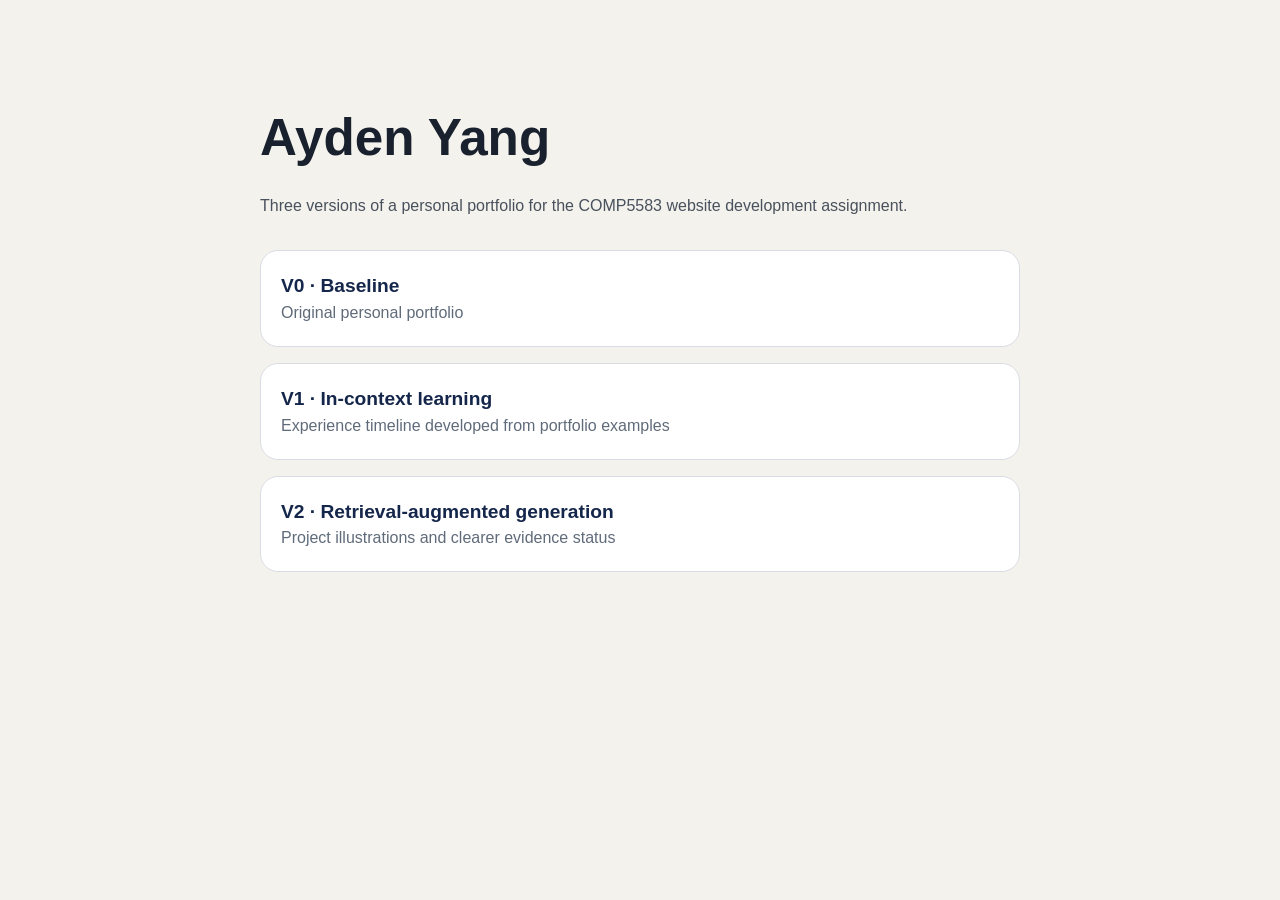
<file: index.html>
<!doctype html>
<html lang="en">
  <head>
    <meta charset="utf-8" />
    <meta name="viewport" content="width=device-width, initial-scale=1" />
    <title>Ayden Yang | Portfolio Versions</title>
    <style>
      :root { font-family: Arial, sans-serif; color: #18212d; background: #f4f2ec; }
      body { max-width: 760px; margin: 0 auto; padding: 64px 20px; line-height: 1.55; }
      h1 { font-size: clamp(2rem, 6vw, 3.2rem); margin-bottom: 8px; }
      p { color: #48515d; }
      .grid { display: grid; gap: 16px; margin-top: 32px; }
      a { display: block; padding: 20px; color: #15264b; background: white; border: 1px solid #d9dce4; border-radius: 18px; text-decoration: none; }
      a:hover, a:focus-visible { border-color: #3157e2; outline: 2px solid transparent; box-shadow: 0 7px 18px #1c32621a; }
      strong { display: block; font-size: 1.2rem; }
      span { color: #606b7a; }
    </style>
  </head>
  <body>
    <h1>Ayden Yang</h1>
    <p>Three versions of a personal portfolio for the COMP5583 website development assignment.</p>
    <div class="grid">
      <a href="V0/"><strong>V0 · Baseline</strong><span>Original personal portfolio</span></a>
      <a href="V1/"><strong>V1 · In-context learning</strong><span>Experience timeline developed from portfolio examples</span></a>
      <a href="V2/"><strong>V2 · Retrieval-augmented generation</strong><span>Project illustrations and clearer evidence status</span></a>
    </div>
  </body>
</html>
</file>
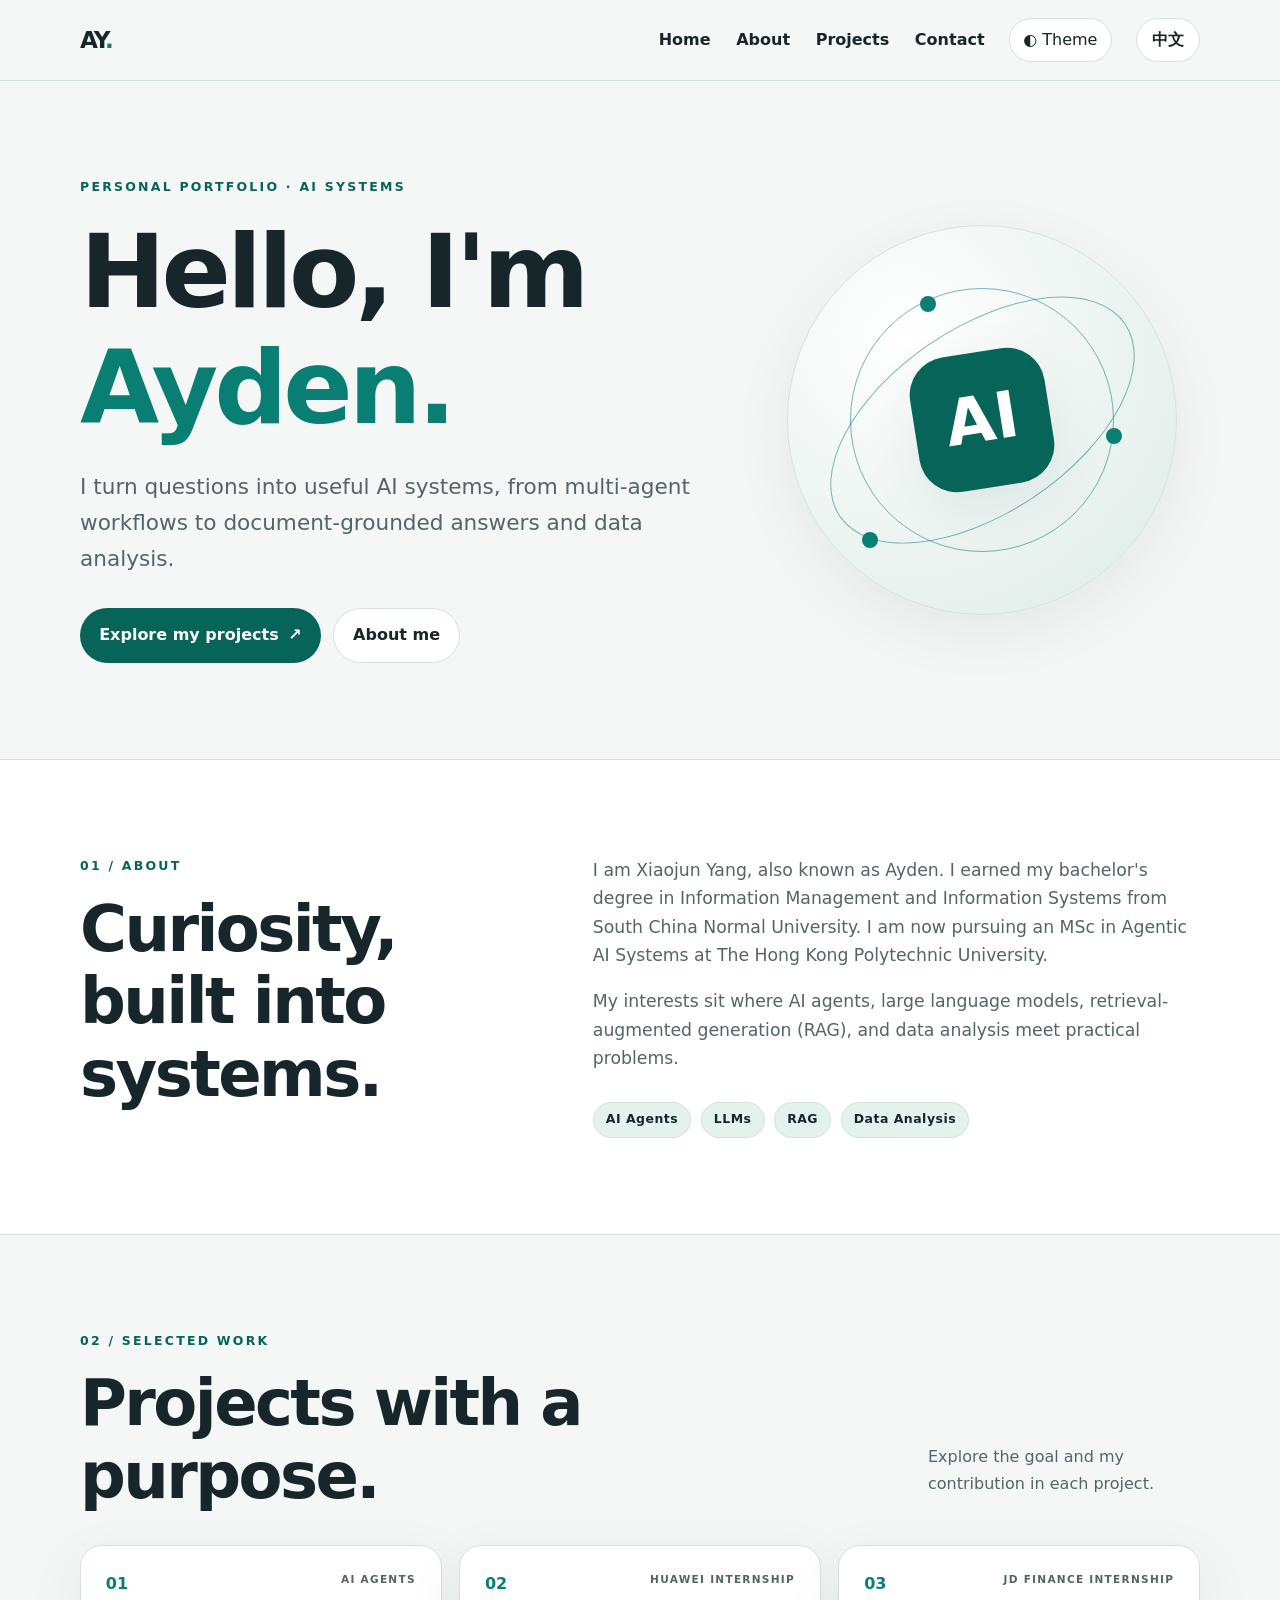
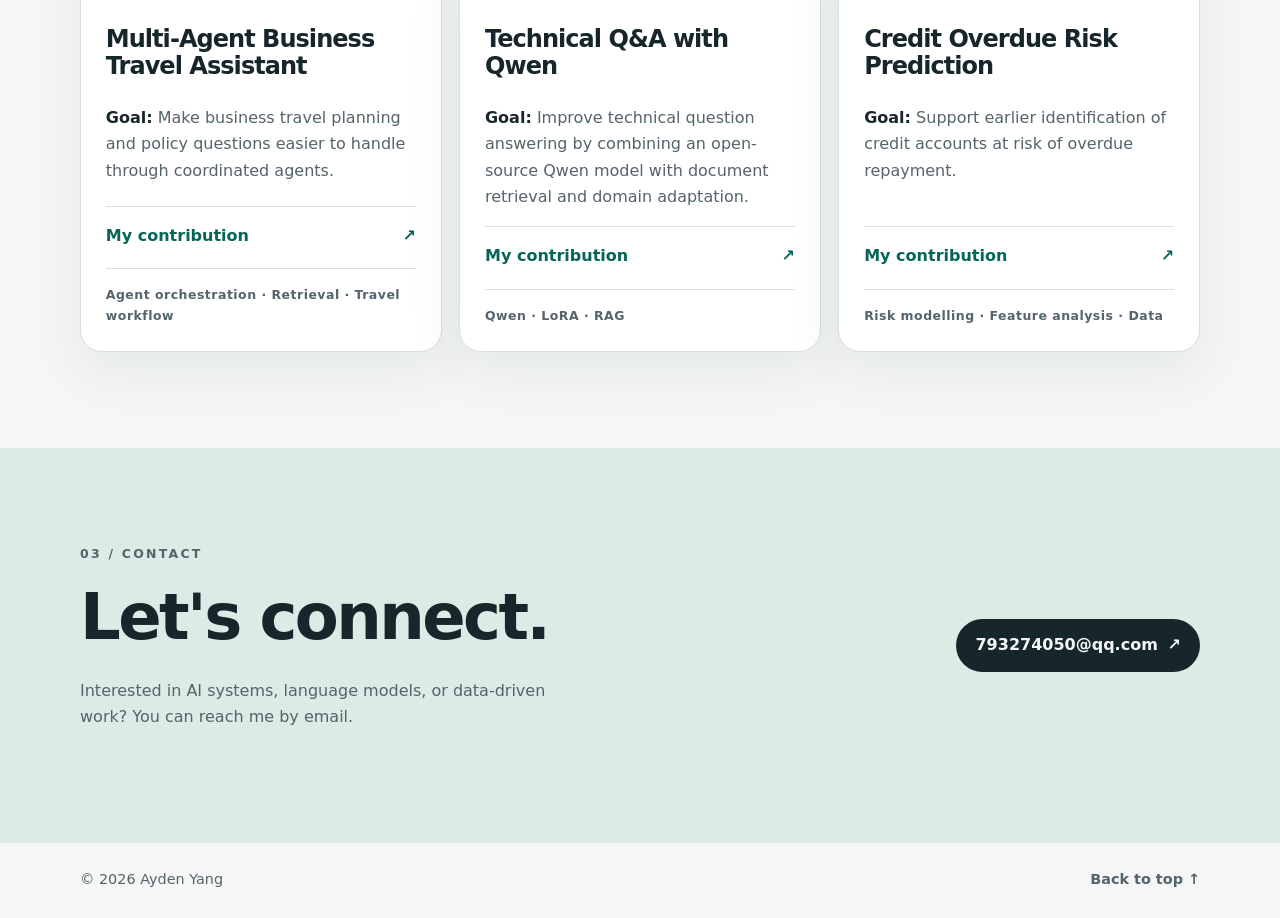
<file: V0/index.html>
<!doctype html>
<html lang="en">
<head>
  <meta charset="utf-8">
  <meta name="viewport" content="width=device-width, initial-scale=1">
  <meta name="description" content="Ayden Yang's portfolio in AI agents, language models, RAG, and data analysis.">
  <title>Ayden Yang | AI Portfolio</title>
  <link rel="stylesheet" href="styles.css">
  <script src="script.js" defer></script>
</head>
<body>
  <a class="skip-link" href="#main" data-i18n="skip">Skip to content</a>
  <header class="site-header">
    <div class="shell header-inner">
      <a class="brand" href="#home" aria-label="Ayden Yang, go to home">AY<span class="brand-dot">.</span></a>
      <button class="nav-toggle" type="button" aria-expanded="false" aria-controls="site-nav" aria-label="Open navigation menu"><span data-i18n="menu">Menu</span> <span aria-hidden="true">☰</span></button>
      <nav id="site-nav" class="site-nav" aria-label="Main navigation">
        <a href="#home" data-i18n="navHome">Home</a>
        <a href="#about" data-i18n="navAbout">About</a>
        <a href="#projects" data-i18n="navProjects">Projects</a>
        <a href="#contact" data-i18n="navContact">Contact</a>
      </nav>
      <button class="theme-toggle" type="button" aria-label="Switch to dark theme" aria-pressed="false"><span aria-hidden="true">◐</span> <span data-i18n="theme">Theme</span></button>
      <button class="language-toggle" type="button" lang="zh-CN" aria-label="Switch to Chinese">中文</button>
    </div>
  </header>

  <main id="main">
    <section id="home" class="hero shell" aria-labelledby="home-title">
      <div class="hero-copy">
        <p class="eyebrow" data-i18n="heroEyebrow">PERSONAL PORTFOLIO · AI SYSTEMS</p>
        <h1 id="home-title"><span data-i18n="heroHello">Hello, I'm</span> <span data-i18n="heroName">Ayden.</span></h1>
        <p class="hero-lead" data-i18n="heroLead">I turn questions into useful AI systems, from multi-agent workflows to document-grounded answers and data analysis.</p>
        <div class="hero-actions">
          <a class="button primary" href="#projects"><span data-i18n="explore">Explore my projects</span> <span aria-hidden="true">↗</span></a>
          <a class="button secondary" href="#about" data-i18n="aboutMe">About me</a>
        </div>
      </div>
      <div class="hero-graphic" aria-hidden="true"><div class="orbit orbit-one"></div><div class="orbit orbit-two"></div><div class="core">AI</div><span class="node node-one"></span><span class="node node-two"></span><span class="node node-three"></span></div>
    </section>

    <section id="about" class="section about-section" aria-labelledby="about-title">
      <div class="shell two-column">
        <div><p class="eyebrow" data-i18n="aboutEyebrow">01 / ABOUT</p><h2 id="about-title" data-i18n="aboutTitle">Curiosity, built into systems.</h2></div>
        <div class="about-content">
          <p data-i18n="aboutBio">I am Xiaojun Yang, also known as Ayden. I earned my bachelor's degree in Information Management and Information Systems from South China Normal University. I am now pursuing an MSc in Agentic AI Systems at The Hong Kong Polytechnic University.</p>
          <p data-i18n="aboutInterests">My interests sit where AI agents, large language models, retrieval-augmented generation (RAG), and data analysis meet practical problems.</p>
          <ul class="interest-list" aria-label="Areas of interest"><li data-i18n="interestAgents">AI Agents</li><li data-i18n="interestLLMs">LLMs</li><li data-i18n="interestRAG">RAG</li><li data-i18n="interestData">Data Analysis</li></ul>
        </div>
      </div>
    </section>

    <section id="projects" class="section projects-section" aria-labelledby="projects-title">
      <div class="shell">
        <p class="eyebrow" data-i18n="projectsEyebrow">02 / SELECTED WORK</p>
        <div class="section-heading"><h2 id="projects-title" data-i18n="projectsTitle">Projects with a purpose.</h2><p data-i18n="projectsIntro">Explore the goal and my contribution in each project.</p></div>
        <div class="project-grid">
          <article class="project-card">
            <div class="card-top"><span class="project-number">01</span><span class="project-kind" data-i18n="project1Kind">AI AGENTS</span></div>
            <h3 data-i18n="project1Title">Multi-Agent Business Travel Assistant</h3>
            <p><strong data-i18n="goal">Goal:</strong> <span data-i18n="project1Goal">Make business travel planning and policy questions easier to handle through coordinated agents.</span></p>
            <details><summary><span data-i18n="contribution">My contribution</span> <span aria-hidden="true">↗</span></summary><div class="detail-body"><p data-i18n="project1Contribution">I developed a multi-agent workflow that divides travel requests into focused tasks and brings the results together for the user. I worked on orchestration and document retrieval so answers could refer to travel information instead of relying only on the model's memory.</p></div></details>
            <p class="tags" data-i18n="project1Tags">Agent orchestration · Retrieval · Travel workflow</p>
          </article>
          <article class="project-card">
            <div class="card-top"><span class="project-number">02</span><span class="project-kind" data-i18n="project2Kind">HUAWEI INTERNSHIP</span></div>
            <h3 data-i18n="project2Title">Technical Q&amp;A with Qwen</h3>
            <p><strong data-i18n="goal">Goal:</strong> <span data-i18n="project2Goal">Improve technical question answering by combining an open-source Qwen model with document retrieval and domain adaptation.</span></p>
            <details><summary><span data-i18n="contribution">My contribution</span> <span aria-hidden="true">↗</span></summary><div class="detail-body"><p data-i18n="project2Contribution">I participated in preparing domain question-answer data, building a RAG-based document workflow, and applying LoRA fine-tuning to Qwen. I compared answers before and after adaptation to identify where domain accuracy and response consistency could improve.</p><p class="evidence-note" data-i18n="project2Note">Any benchmark figures from this internship are preliminary drafts and are omitted here until verified.</p></div></details>
            <p class="tags" data-i18n="project2Tags">Qwen · LoRA · RAG</p>
          </article>
          <article class="project-card">
            <div class="card-top"><span class="project-number">03</span><span class="project-kind" data-i18n="project3Kind">JD FINANCE INTERNSHIP</span></div>
            <h3 data-i18n="project3Title">Credit Overdue Risk Prediction</h3>
            <p><strong data-i18n="goal">Goal:</strong> <span data-i18n="project3Goal">Support earlier identification of credit accounts at risk of overdue repayment.</span></p>
            <details><summary><span data-i18n="contribution">My contribution</span> <span aria-hidden="true">↗</span></summary><div class="detail-body"><p data-i18n="project3Contribution">I contributed to data preparation and analysis for a credit risk prediction workflow, exploring how customer and transaction signals could help identify overdue risk. The project strengthened my practice in turning messy data into usable modelling features.</p></div></details>
            <p class="tags" data-i18n="project3Tags">Risk modelling · Feature analysis · Data</p>
          </article>
        </div>
      </div>
    </section>

    <section id="contact" class="section contact-section" aria-labelledby="contact-title"><div class="shell contact-inner"><div><p class="eyebrow" data-i18n="contactEyebrow">03 / CONTACT</p><h2 id="contact-title" data-i18n="contactTitle">Let's connect.</h2><p data-i18n="contactIntro">Interested in AI systems, language models, or data-driven work? You can reach me by email.</p></div><a class="button contact-button" href="mailto:793274050@qq.com">793274050@qq.com <span aria-hidden="true">↗</span></a></div></section>
  </main>
  <footer class="site-footer"><div class="shell"><span data-i18n="copyright">© 2026 Ayden Yang</span><a href="#home" data-i18n="backTop">Back to top ↑</a></div></footer>
</body>
</html>
</file>
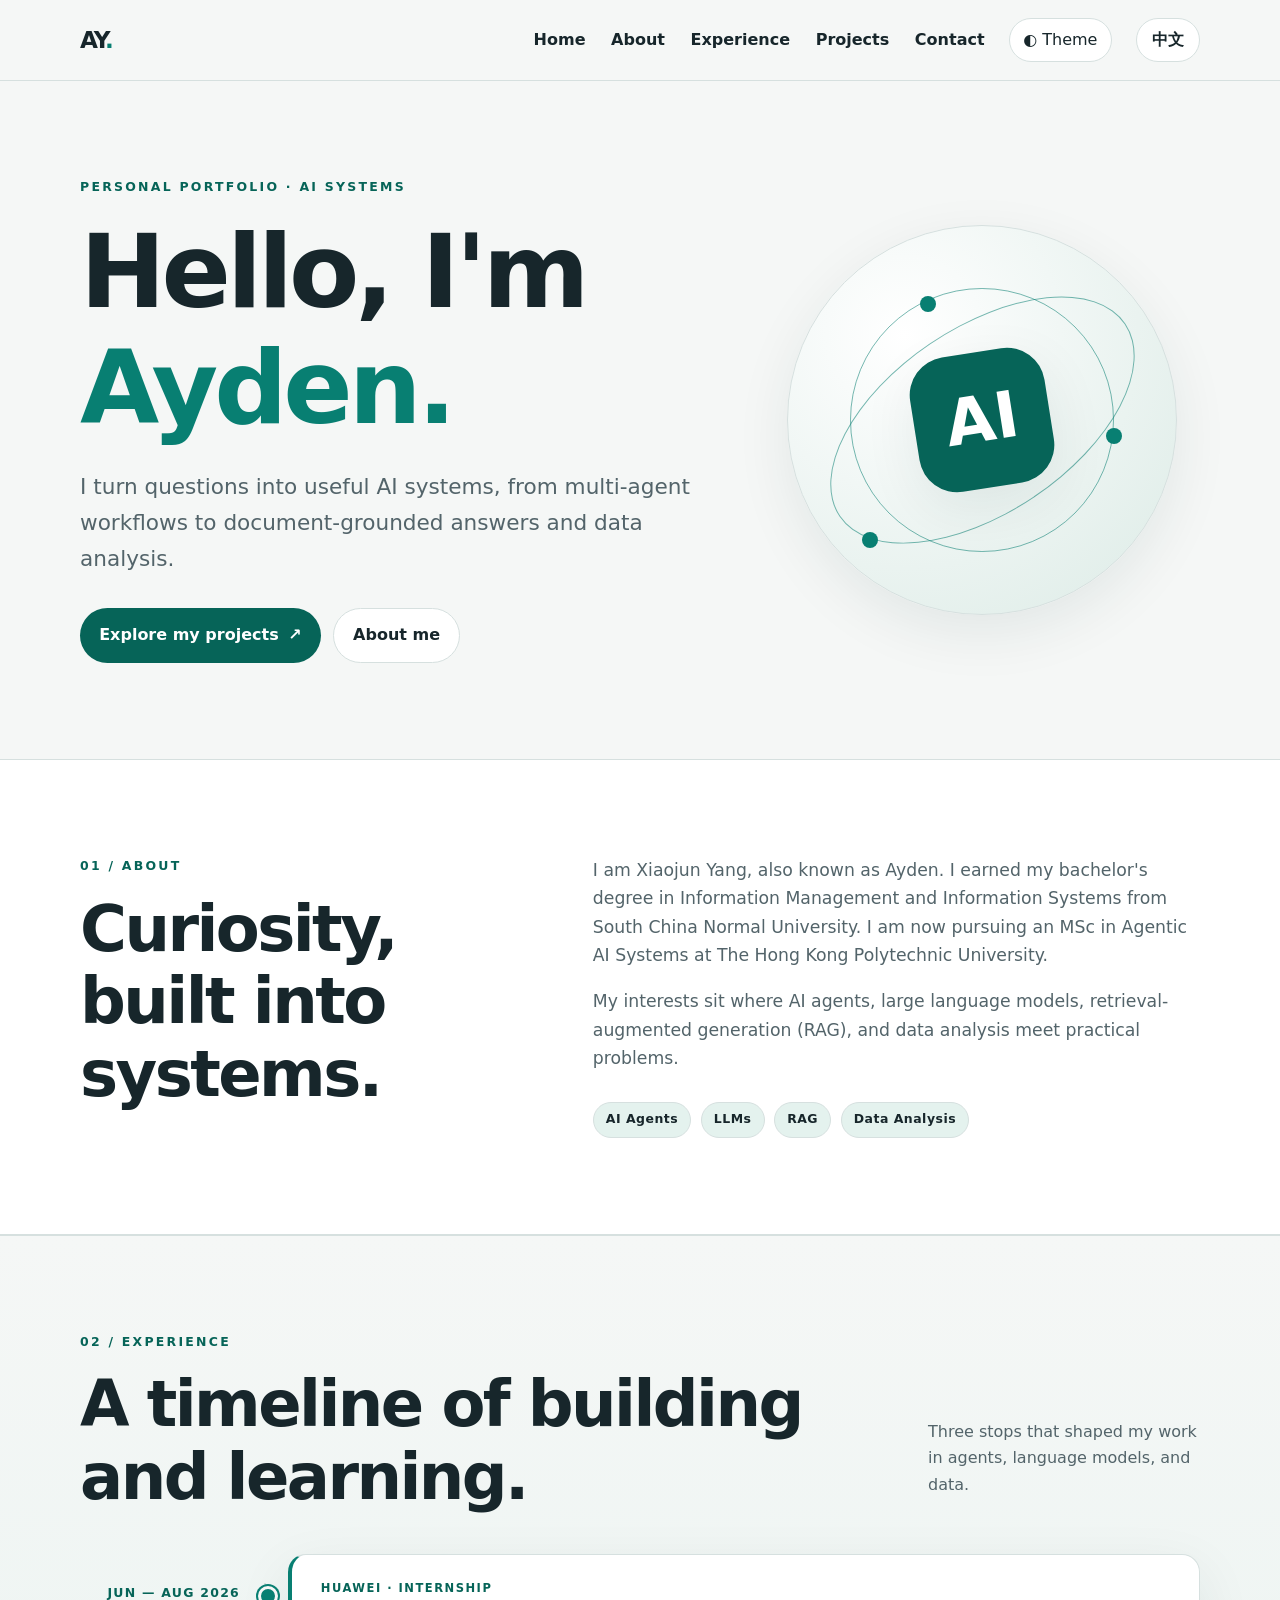
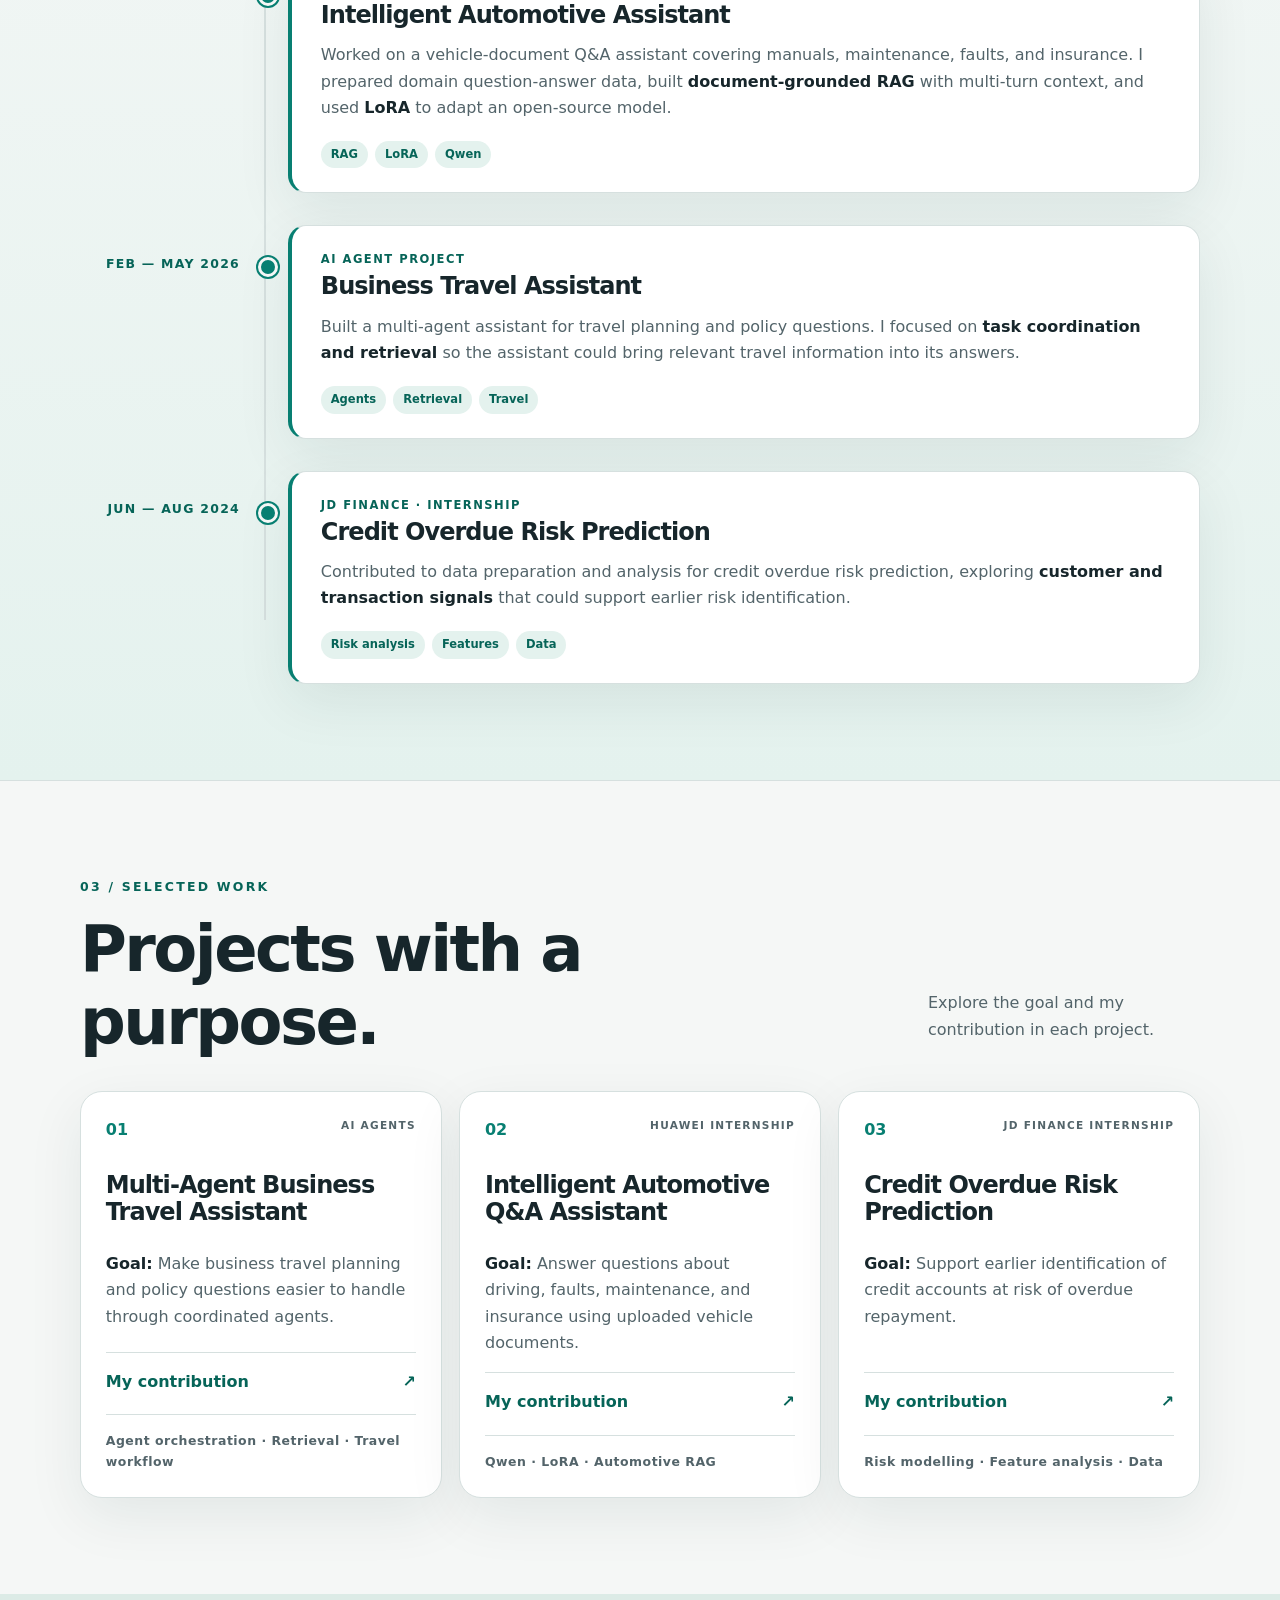
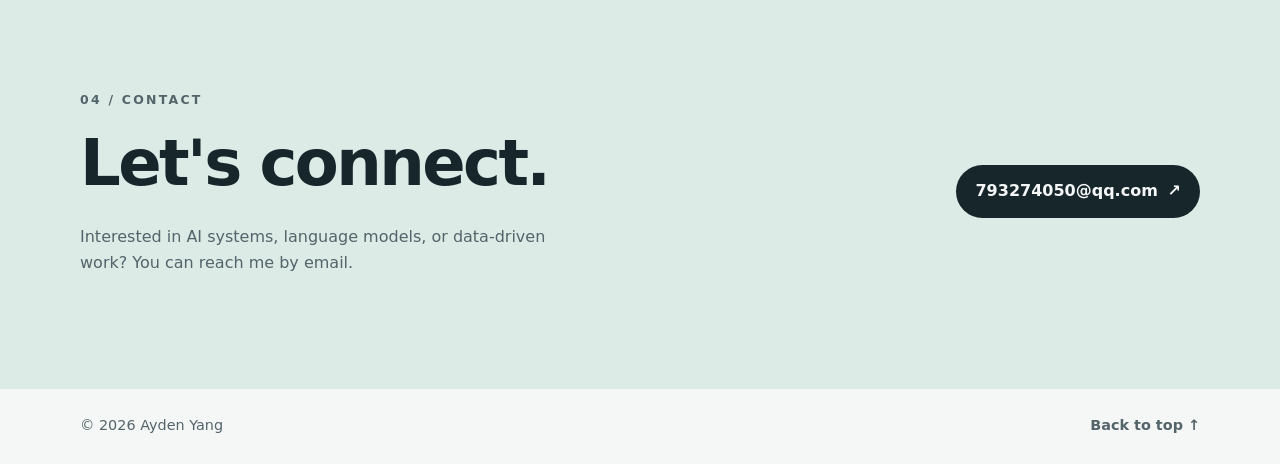
<file: V1/index.html>
<!doctype html>
<html lang="en">
<head>
  <meta charset="utf-8">
  <meta name="viewport" content="width=device-width, initial-scale=1">
  <meta name="description" content="Ayden Yang's portfolio in AI agents, language models, RAG, and data analysis.">
  <title>Ayden Yang | AI Portfolio</title>
  <link rel="stylesheet" href="styles.css">
  <script src="script.js" defer></script>
</head>
<body>
  <a class="skip-link" href="#main" data-i18n="skip">Skip to content</a>
  <header class="site-header">
    <div class="shell header-inner">
      <a class="brand" href="#home" aria-label="Ayden Yang, go to home">AY<span class="brand-dot">.</span></a>
      <button class="nav-toggle" type="button" aria-expanded="false" aria-controls="site-nav" aria-label="Open navigation menu"><span data-i18n="menu">Menu</span> <span aria-hidden="true">☰</span></button>
      <nav id="site-nav" class="site-nav" aria-label="Main navigation">
        <a href="#home" data-i18n="navHome">Home</a>
        <a href="#about" data-i18n="navAbout">About</a>
        <a href="#experience" data-i18n="navExperience">Experience</a>
        <a href="#projects" data-i18n="navProjects">Projects</a>
        <a href="#contact" data-i18n="navContact">Contact</a>
      </nav>
      <button class="theme-toggle" type="button" aria-label="Switch to dark theme" aria-pressed="false"><span aria-hidden="true">◐</span> <span data-i18n="theme">Theme</span></button>
      <button class="language-toggle" type="button" lang="zh-CN" aria-label="Switch to Chinese">中文</button>
    </div>
  </header>

  <main id="main">
    <section id="home" class="hero shell" aria-labelledby="home-title">
      <div class="hero-copy">
        <p class="eyebrow" data-i18n="heroEyebrow">PERSONAL PORTFOLIO · AI SYSTEMS</p>
        <h1 id="home-title"><span data-i18n="heroHello">Hello, I'm</span> <span data-i18n="heroName">Ayden.</span></h1>
        <p class="hero-lead" data-i18n="heroLead">I turn questions into useful AI systems, from multi-agent workflows to document-grounded answers and data analysis.</p>
        <div class="hero-actions">
          <a class="button primary" href="#projects"><span data-i18n="explore">Explore my projects</span> <span aria-hidden="true">↗</span></a>
          <a class="button secondary" href="#about" data-i18n="aboutMe">About me</a>
        </div>
      </div>
      <div class="hero-graphic" aria-hidden="true"><div class="orbit orbit-one"></div><div class="orbit orbit-two"></div><div class="core">AI</div><span class="node node-one"></span><span class="node node-two"></span><span class="node node-three"></span></div>
    </section>

    <section id="about" class="section about-section" aria-labelledby="about-title">
      <div class="shell two-column">
        <div><p class="eyebrow" data-i18n="aboutEyebrow">01 / ABOUT</p><h2 id="about-title" data-i18n="aboutTitle">Curiosity, built into systems.</h2></div>
        <div class="about-content">
          <p data-i18n="aboutBio">I am Xiaojun Yang, also known as Ayden. I earned my bachelor's degree in Information Management and Information Systems from South China Normal University. I am now pursuing an MSc in Agentic AI Systems at The Hong Kong Polytechnic University.</p>
          <p data-i18n="aboutInterests">My interests sit where AI agents, large language models, retrieval-augmented generation (RAG), and data analysis meet practical problems.</p>
          <ul class="interest-list" aria-label="Areas of interest"><li data-i18n="interestAgents">AI Agents</li><li data-i18n="interestLLMs">LLMs</li><li data-i18n="interestRAG">RAG</li><li data-i18n="interestData">Data Analysis</li></ul>
        </div>
      </div>
    </section>

    <section id="experience" class="section experience-section" aria-labelledby="experience-title">
      <div class="shell">
        <p class="eyebrow" data-i18n="experienceEyebrow">02 / EXPERIENCE</p>
        <div class="section-heading"><h2 id="experience-title" data-i18n="experienceTitle">A timeline of building and learning.</h2><p data-i18n="experienceIntro">Three stops that shaped my work in agents, language models, and data.</p></div>
        <ol class="timeline" aria-label="Experience timeline">
          <li class="timeline-item">
            <div class="timeline-date"><time datetime="2026-06" data-i18n="huaweiStart">JUN</time><span aria-hidden="true"> — </span><time datetime="2026-08" data-i18n="huaweiEnd">AUG 2026</time></div>
            <div class="timeline-content"><p class="timeline-type" data-i18n="huaweiType">HUAWEI · INTERNSHIP</p><h3 data-i18n="huaweiTitle">Intelligent Automotive Assistant</h3><p data-i18n="huaweiDescription">Worked on a vehicle-document Q&amp;A assistant covering manuals, maintenance, faults, and insurance. I prepared domain question-answer data, built document-grounded RAG with multi-turn context, and used LoRA to adapt an open-source model.</p><ul class="timeline-tags"><li>RAG</li><li>LoRA</li><li>Qwen</li></ul></div>
          </li>
          <li class="timeline-item">
            <div class="timeline-date"><time datetime="2026-02" data-i18n="travelStart">FEB</time><span aria-hidden="true"> — </span><time datetime="2026-05" data-i18n="travelEnd">MAY 2026</time></div>
            <div class="timeline-content"><p class="timeline-type" data-i18n="travelType">AI AGENT PROJECT</p><h3 data-i18n="travelTitle">Business Travel Assistant</h3><p data-i18n="travelDescription">Built a multi-agent assistant for travel planning and policy questions. I focused on task coordination and retrieval so the assistant could bring relevant travel information into its answers.</p><ul class="timeline-tags"><li data-i18n="travelTag1">Agents</li><li data-i18n="travelTag2">Retrieval</li><li data-i18n="travelTag3">Travel</li></ul></div>
          </li>
          <li class="timeline-item">
            <div class="timeline-date"><time datetime="2024-06" data-i18n="jdStart">JUN</time><span aria-hidden="true"> — </span><time datetime="2024-08" data-i18n="jdEnd">AUG 2024</time></div>
            <div class="timeline-content"><p class="timeline-type" data-i18n="jdType">JD FINANCE · INTERNSHIP</p><h3 data-i18n="jdTitle">Credit Overdue Risk Prediction</h3><p data-i18n="jdDescription">Contributed to data preparation and analysis for credit overdue risk prediction, exploring customer and transaction signals that could support earlier risk identification.</p><ul class="timeline-tags"><li data-i18n="jdTag1">Risk analysis</li><li data-i18n="jdTag2">Features</li><li data-i18n="jdTag3">Data</li></ul></div>
          </li>
        </ol>
      </div>
    </section>

    <section id="projects" class="section projects-section" aria-labelledby="projects-title">
      <div class="shell">
        <p class="eyebrow" data-i18n="projectsEyebrow">03 / SELECTED WORK</p>
        <div class="section-heading"><h2 id="projects-title" data-i18n="projectsTitle">Projects with a purpose.</h2><p data-i18n="projectsIntro">Explore the goal and my contribution in each project.</p></div>
        <div class="project-grid">
          <article class="project-card">
            <div class="card-top"><span class="project-number">01</span><span class="project-kind" data-i18n="project1Kind">AI AGENTS</span></div>
            <h3 data-i18n="project1Title">Multi-Agent Business Travel Assistant</h3>
            <p><strong data-i18n="goal">Goal:</strong> <span data-i18n="project1Goal">Make business travel planning and policy questions easier to handle through coordinated agents.</span></p>
            <details><summary><span data-i18n="contribution">My contribution</span> <span aria-hidden="true">↗</span></summary><div class="detail-body"><p data-i18n="project1Contribution">I developed a multi-agent workflow that divides travel requests into focused tasks and brings the results together for the user. I worked on orchestration and document retrieval so answers could refer to travel information instead of relying only on the model's memory.</p></div></details>
            <p class="tags" data-i18n="project1Tags">Agent orchestration · Retrieval · Travel workflow</p>
          </article>
          <article class="project-card">
            <div class="card-top"><span class="project-number">02</span><span class="project-kind" data-i18n="project2Kind">HUAWEI INTERNSHIP</span></div>
            <h3 data-i18n="project2Title">Intelligent Automotive Q&amp;A Assistant</h3>
            <p><strong data-i18n="goal">Goal:</strong> <span data-i18n="project2Goal">Answer questions about driving, faults, maintenance, and insurance using uploaded vehicle documents.</span></p>
            <details><summary><span data-i18n="contribution">My contribution</span> <span aria-hidden="true">↗</span></summary><div class="detail-body"><p data-i18n="project2Contribution">I prepared automotive instruction data, built a multi-turn RAG application grounded in vehicle manuals and insurance documents, and adapted Qwen with LoRA. I compared model answers before and after fine-tuning to inspect accuracy and consistency.</p><p class="evidence-note" data-i18n="project2Note">Any benchmark figures from this internship are preliminary drafts and are omitted here until verified.</p></div></details>
            <p class="tags" data-i18n="project2Tags">Qwen · LoRA · Automotive RAG</p>
          </article>
          <article class="project-card">
            <div class="card-top"><span class="project-number">03</span><span class="project-kind" data-i18n="project3Kind">JD FINANCE INTERNSHIP</span></div>
            <h3 data-i18n="project3Title">Credit Overdue Risk Prediction</h3>
            <p><strong data-i18n="goal">Goal:</strong> <span data-i18n="project3Goal">Support earlier identification of credit accounts at risk of overdue repayment.</span></p>
            <details><summary><span data-i18n="contribution">My contribution</span> <span aria-hidden="true">↗</span></summary><div class="detail-body"><p data-i18n="project3Contribution">I contributed to data preparation and analysis for a credit risk prediction workflow, exploring how customer and transaction signals could help identify overdue risk. The project strengthened my practice in turning messy data into usable modelling features.</p></div></details>
            <p class="tags" data-i18n="project3Tags">Risk modelling · Feature analysis · Data</p>
          </article>
        </div>
      </div>
    </section>

    <section id="contact" class="section contact-section" aria-labelledby="contact-title"><div class="shell contact-inner"><div><p class="eyebrow" data-i18n="contactEyebrow">04 / CONTACT</p><h2 id="contact-title" data-i18n="contactTitle">Let's connect.</h2><p data-i18n="contactIntro">Interested in AI systems, language models, or data-driven work? You can reach me by email.</p></div><a class="button contact-button" href="mailto:793274050@qq.com">793274050@qq.com <span aria-hidden="true">↗</span></a></div></section>
  </main>
  <footer class="site-footer"><div class="shell"><span data-i18n="copyright">© 2026 Ayden Yang</span><a href="#home" data-i18n="backTop">Back to top ↑</a></div></footer>
</body>
</html>
</file>
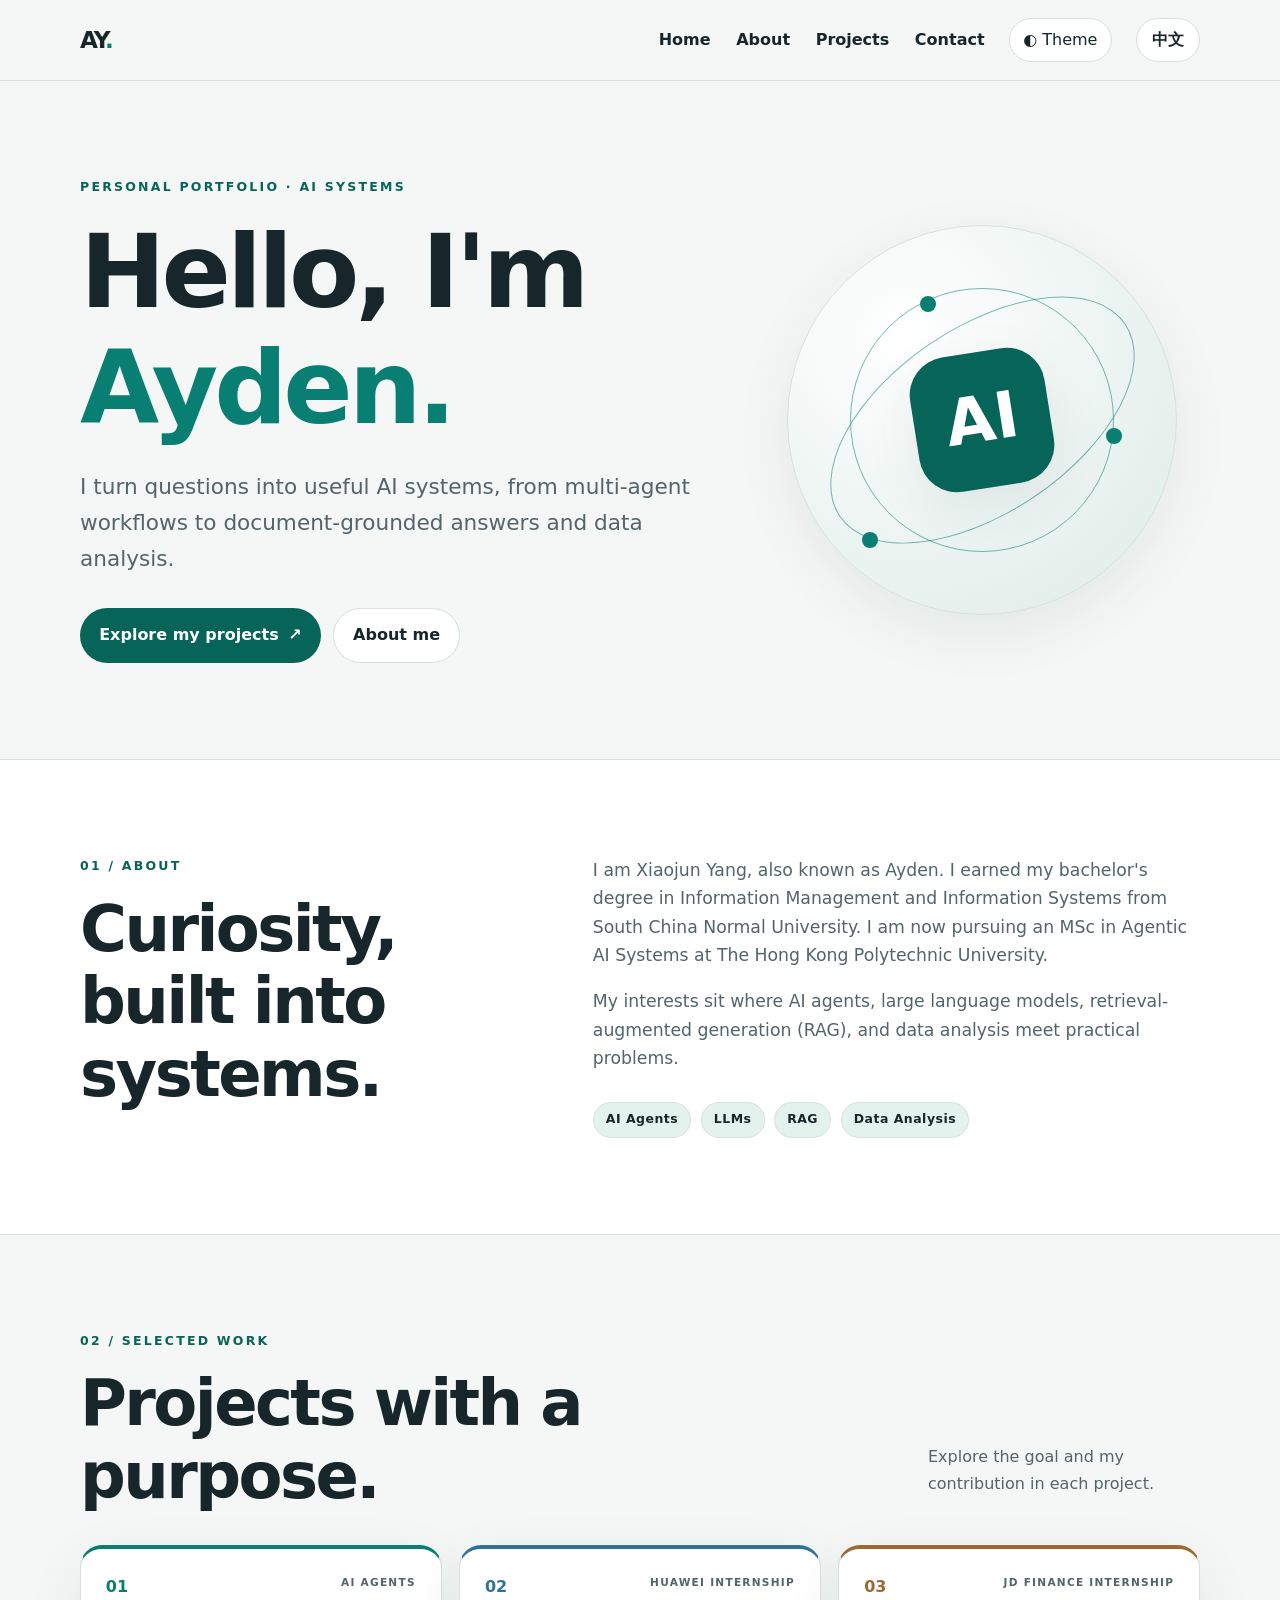
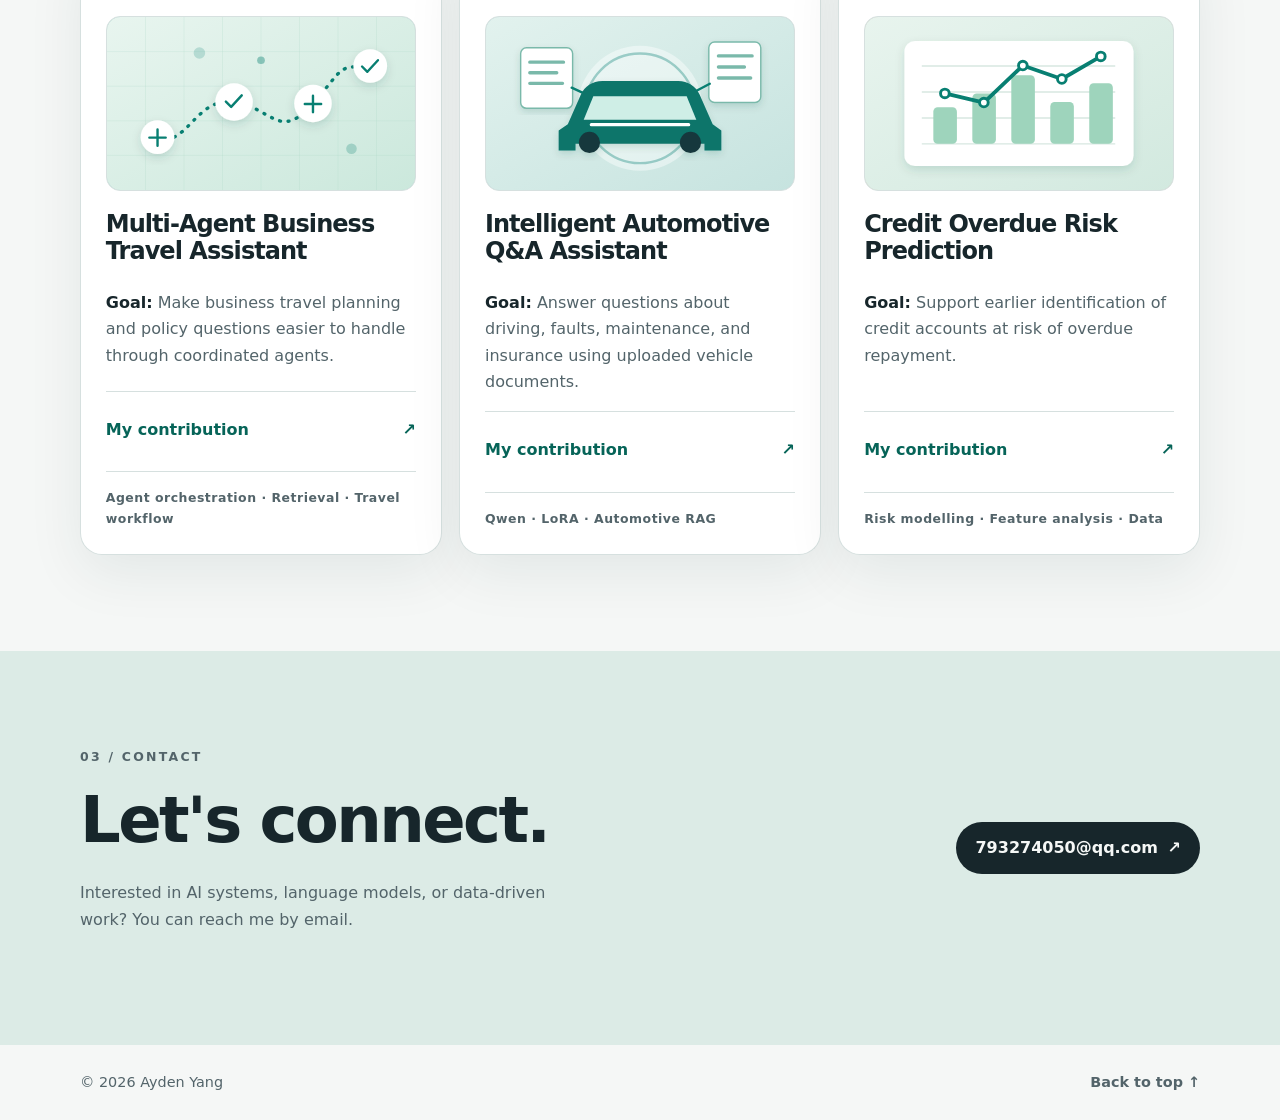
<file: V2/index.html>
<!doctype html>
<html lang="en">
<head>
  <meta charset="utf-8">
  <meta name="viewport" content="width=device-width, initial-scale=1">
  <meta name="description" content="Ayden Yang's portfolio in AI agents, language models, RAG, and data analysis.">
  <title>Ayden Yang | AI Portfolio</title>
  <link rel="stylesheet" href="styles.css">
  <script src="script.js" defer></script>
</head>
<body>
  <a class="skip-link" href="#main" data-i18n="skip">Skip to content</a>
  <header class="site-header">
    <div class="shell header-inner">
      <a class="brand" href="#home" aria-label="Ayden Yang, go to home">AY<span class="brand-dot">.</span></a>
      <button class="nav-toggle" type="button" aria-expanded="false" aria-controls="site-nav" aria-label="Open navigation menu"><span data-i18n="menu">Menu</span> <span aria-hidden="true">☰</span></button>
      <nav id="site-nav" class="site-nav" aria-label="Main navigation">
        <a href="#home" data-i18n="navHome">Home</a>
        <a href="#about" data-i18n="navAbout">About</a>
        <a href="#projects" data-i18n="navProjects">Projects</a>
        <a href="#contact" data-i18n="navContact">Contact</a>
      </nav>
      <button class="theme-toggle" type="button" aria-label="Switch to dark theme" aria-pressed="false"><span aria-hidden="true">◐</span> <span data-i18n="theme">Theme</span></button>
      <button class="language-toggle" type="button" lang="zh-CN" aria-label="Switch to Chinese">中文</button>
    </div>
  </header>

  <main id="main">
    <section id="home" class="hero shell" aria-labelledby="home-title">
      <div class="hero-copy">
        <p class="eyebrow" data-i18n="heroEyebrow">PERSONAL PORTFOLIO · AI SYSTEMS</p>
        <h1 id="home-title"><span data-i18n="heroHello">Hello, I'm</span> <span data-i18n="heroName">Ayden.</span></h1>
        <p class="hero-lead" data-i18n="heroLead">I turn questions into useful AI systems, from multi-agent workflows to document-grounded answers and data analysis.</p>
        <div class="hero-actions">
          <a class="button primary" href="#projects"><span data-i18n="explore">Explore my projects</span> <span aria-hidden="true">↗</span></a>
          <a class="button secondary" href="#about" data-i18n="aboutMe">About me</a>
        </div>
      </div>
      <div class="hero-graphic" aria-hidden="true"><div class="orbit orbit-one"></div><div class="orbit orbit-two"></div><div class="core">AI</div><span class="node node-one"></span><span class="node node-two"></span><span class="node node-three"></span></div>
    </section>

    <section id="about" class="section about-section" aria-labelledby="about-title">
      <div class="shell two-column">
        <div><p class="eyebrow" data-i18n="aboutEyebrow">01 / ABOUT</p><h2 id="about-title" data-i18n="aboutTitle">Curiosity, built into systems.</h2></div>
        <div class="about-content">
          <p data-i18n="aboutBio">I am Xiaojun Yang, also known as Ayden. I earned my bachelor's degree in Information Management and Information Systems from South China Normal University. I am now pursuing an MSc in Agentic AI Systems at The Hong Kong Polytechnic University.</p>
          <p data-i18n="aboutInterests">My interests sit where AI agents, large language models, retrieval-augmented generation (RAG), and data analysis meet practical problems.</p>
          <ul class="interest-list" aria-label="Areas of interest"><li data-i18n="interestAgents">AI Agents</li><li data-i18n="interestLLMs">LLMs</li><li data-i18n="interestRAG">RAG</li><li data-i18n="interestData">Data Analysis</li></ul>
        </div>
      </div>
    </section>

    <section id="projects" class="section projects-section" aria-labelledby="projects-title">
      <div class="shell">
        <p class="eyebrow" data-i18n="projectsEyebrow">02 / SELECTED WORK</p>
        <div class="section-heading"><h2 id="projects-title" data-i18n="projectsTitle">Projects with a purpose.</h2><p data-i18n="projectsIntro">Explore the goal and my contribution in each project.</p></div>
        <div class="project-grid">
          <article class="project-card travel-card">
            <div class="card-top"><span class="project-number">01</span><span class="project-kind" data-i18n="project1Kind">AI AGENTS</span></div>
            <figure class="project-visual"><img src="assets/travel-route.svg" width="640" height="360" loading="lazy" decoding="async" alt="Diagram of connected travel-planning agents along a route" data-i18n-alt="project1VisualAlt"></figure>
            <h3 data-i18n="project1Title">Multi-Agent Business Travel Assistant</h3>
            <p><strong data-i18n="goal">Goal:</strong> <span data-i18n="project1Goal">Make business travel planning and policy questions easier to handle through coordinated agents.</span></p>
            <details><summary><span data-i18n="contribution">My contribution</span> <span aria-hidden="true">↗</span></summary><div class="detail-body"><ul class="contribution-list"><li><span class="detail-label" data-i18n="workflowLabel">Workflow</span><span data-i18n="project1Workflow">Structured travel requests into focused agent tasks and combined their results.</span></li><li><span class="detail-label" data-i18n="groundingLabel">Grounding</span><span data-i18n="project1Grounding">Connected the workflow to travel documents so answers could use relevant material.</span></li><li class="evidence-note"><span class="detail-label" data-i18n="evidenceLabel">Evidence status</span><span data-i18n="project1Evidence">No public demo or verified performance metric is provided in this portfolio.</span></li></ul></div></details>
            <p class="tags" data-i18n="project1Tags">Agent orchestration · Retrieval · Travel workflow</p>
          </article>
          <article class="project-card automotive-card">
            <div class="card-top"><span class="project-number">02</span><span class="project-kind" data-i18n="project2Kind">HUAWEI INTERNSHIP</span></div>
            <figure class="project-visual"><img src="assets/automotive-docs.svg" width="640" height="360" loading="lazy" decoding="async" alt="Diagram of a car connected to vehicle documents" data-i18n-alt="project2VisualAlt"></figure>
            <h3 data-i18n="project2Title">Intelligent Automotive Q&amp;A Assistant</h3>
            <p><strong data-i18n="goal">Goal:</strong> <span data-i18n="project2Goal">Answer questions about driving, faults, maintenance, and insurance using uploaded vehicle documents.</span></p>
            <details><summary><span data-i18n="contribution">My contribution</span> <span aria-hidden="true">↗</span></summary><div class="detail-body"><ul class="contribution-list"><li><span class="detail-label" data-i18n="dataLabel">Data</span><span data-i18n="project2Data">Prepared automotive instruction data for the question-answering workflow.</span></li><li><span class="detail-label" data-i18n="systemLabel">System</span><span data-i18n="project2System">Built multi-turn RAG grounded in vehicle manuals and insurance documents, then adapted Qwen with LoRA.</span></li><li class="evidence-note"><span class="detail-label" data-i18n="evidenceLabel">Evidence status</span><span data-i18n="project2Note">Any benchmark figures from this internship are preliminary drafts and are omitted here until verified.</span></li></ul></div></details>
            <p class="tags" data-i18n="project2Tags">Qwen · LoRA · Automotive RAG</p>
          </article>
          <article class="project-card risk-card">
            <div class="card-top"><span class="project-number">03</span><span class="project-kind" data-i18n="project3Kind">JD FINANCE INTERNSHIP</span></div>
            <figure class="project-visual"><img src="assets/risk-pattern.svg" width="640" height="360" loading="lazy" decoding="async" alt="Chart representing credit-risk feature analysis" data-i18n-alt="project3VisualAlt"></figure>
            <h3 data-i18n="project3Title">Credit Overdue Risk Prediction</h3>
            <p><strong data-i18n="goal">Goal:</strong> <span data-i18n="project3Goal">Support earlier identification of credit accounts at risk of overdue repayment.</span></p>
            <details><summary><span data-i18n="contribution">My contribution</span> <span aria-hidden="true">↗</span></summary><div class="detail-body"><ul class="contribution-list"><li><span class="detail-label" data-i18n="dataLabel">Data</span><span data-i18n="project3Data">Prepared and analysed customer and transaction signals for the overdue-risk workflow.</span></li><li><span class="detail-label" data-i18n="featuresLabel">Features</span><span data-i18n="project3Features">Turned messy source data into modelling features that could support earlier risk identification.</span></li><li class="evidence-note"><span class="detail-label" data-i18n="evidenceLabel">Evidence status</span><span data-i18n="project3Evidence">No public model report or verified performance metric is provided in this portfolio.</span></li></ul></div></details>
            <p class="tags" data-i18n="project3Tags">Risk modelling · Feature analysis · Data</p>
          </article>
        </div>
      </div>
    </section>

    <section id="contact" class="section contact-section" aria-labelledby="contact-title"><div class="shell contact-inner"><div><p class="eyebrow" data-i18n="contactEyebrow">03 / CONTACT</p><h2 id="contact-title" data-i18n="contactTitle">Let's connect.</h2><p data-i18n="contactIntro">Interested in AI systems, language models, or data-driven work? You can reach me by email.</p></div><a class="button contact-button" href="mailto:793274050@qq.com">793274050@qq.com <span aria-hidden="true">↗</span></a></div></section>
  </main>
  <footer class="site-footer"><div class="shell"><span data-i18n="copyright">© 2026 Ayden Yang</span><a href="#home" data-i18n="backTop">Back to top ↑</a></div></footer>
</body>
</html>
</file>
<file: V0/styles.css>
:root{color-scheme:light;--bg:#f5f7f6;--surface:#fff;--ink:#17262b;--muted:#53646a;--line:#d6e0df;--accent:#087f72;--accent-dark:#066458;--soft:#e4f2ee;--hero:#dcebe6;--shadow:0 18px 55px rgba(16,52,49,.08)}
html[data-theme="dark"]{color-scheme:dark;--bg:#101a1d;--surface:#19272b;--ink:#eef7f4;--muted:#b2c4c4;--line:#385052;--accent:#6fdbc1;--accent-dark:#84efd1;--soft:#213b3b;--hero:#203b3b;--shadow:0 18px 55px rgba(0,0,0,.2)}
*{box-sizing:border-box}html{scroll-behavior:smooth;scroll-padding-top:5.5rem}body{margin:0;background:var(--bg);color:var(--ink);font:1rem/1.65 system-ui,-apple-system,"Segoe UI",sans-serif}a{color:inherit}button{font:inherit}.shell{width:min(1120px,calc(100% - 2.5rem));margin-inline:auto}.skip-link{position:absolute;left:1rem;top:-5rem;z-index:50;padding:.7rem 1rem;background:var(--ink);color:var(--bg)}.skip-link:focus{top:1rem}:focus-visible{outline:3px solid var(--accent);outline-offset:4px}.site-header{position:sticky;top:0;z-index:20;background:color-mix(in srgb,var(--bg) 93%,transparent);border-bottom:1px solid var(--line);backdrop-filter:blur(14px)}.header-inner{display:flex;align-items:center;gap:1.5rem;min-height:5rem}.brand{font-weight:900;font-size:1.45rem;letter-spacing:-.08em;text-decoration:none;margin-right:auto}.brand-dot{color:var(--accent)}.site-nav{display:flex;gap:1.6rem}.site-nav a,.site-footer a{text-decoration:none;font-weight:650}.site-nav a:hover,.site-footer a:hover{color:var(--accent)}.theme-toggle,.nav-toggle{border:1px solid var(--line);border-radius:100px;background:var(--surface);color:var(--ink);padding:.48rem .85rem;cursor:pointer}.nav-toggle{display:none}.hero{min-height:590px;display:grid;grid-template-columns:1.2fr .8fr;align-items:center;gap:2rem;padding-block:6rem}.eyebrow{color:var(--accent-dark);font-weight:800;font-size:.78rem;letter-spacing:.18em;text-transform:uppercase;margin:0 0 1rem}h1,h2,h3,p{margin-top:0}h1,h2,h3{line-height:1.14;letter-spacing:-.04em}h1{font-size:clamp(3.3rem,8vw,6.7rem);margin-bottom:1.4rem}h1 span{color:var(--accent)}h2{font-size:clamp(2.2rem,5vw,4rem);margin-bottom:1.5rem}h3{font-size:1.5rem}.hero-lead{max-width:40rem;color:var(--muted);font-size:clamp(1.1rem,2vw,1.35rem)}.hero-actions{display:flex;flex-wrap:wrap;gap:.75rem;margin-top:2rem}.button{display:inline-flex;align-items:center;justify-content:center;gap:.6rem;border-radius:100px;padding:.82rem 1.2rem;font-weight:750;text-decoration:none;transition:transform .2s,background .2s}.button:hover{transform:translateY(-3px)}.button.primary{background:var(--accent-dark);color:#fff}.button.secondary{border:1px solid var(--line);background:var(--surface)}.hero-graphic{width:min(100%,390px);aspect-ratio:1;justify-self:center;border-radius:50%;position:relative;background:radial-gradient(circle at 30% 28%,var(--surface),var(--hero));border:1px solid var(--line);box-shadow:var(--shadow);display:grid;place-items:center}.orbit{position:absolute;border:1px solid var(--accent);border-radius:50%;opacity:.55}.orbit-one{width:68%;height:68%}.orbit-two{width:89%;height:48%;transform:rotate(-34deg)}.core{display:grid;place-items:center;width:35%;aspect-ratio:1;border-radius:28%;background:var(--accent-dark);color:#fff;font-weight:900;font-size:4rem;box-shadow:var(--shadow);transform:rotate(-9deg)}.node{position:absolute;width:16px;height:16px;border-radius:50%;background:var(--accent)}.node-one{top:18%;left:34%}.node-two{right:14%;top:52%}.node-three{left:19%;bottom:17%}.section{padding-block:6rem}.about-section{background:var(--surface);border-block:1px solid var(--line)}.two-column{display:grid;grid-template-columns:.85fr 1.15fr;gap:4rem}.about-content{font-size:1.08rem;color:var(--muted)}.interest-list{list-style:none;display:flex;flex-wrap:wrap;gap:.6rem;padding:0;margin:1.8rem 0 0}.interest-list li,.tags{font-size:.78rem;font-weight:750;letter-spacing:.04em}.interest-list li{padding:.42rem .75rem;border:1px solid var(--line);border-radius:50px;color:var(--ink);background:var(--soft)}.section-heading{display:flex;align-items:end;justify-content:space-between;gap:2rem;margin-bottom:2rem}.section-heading h2{margin-bottom:0}.section-heading p{max-width:17rem;color:var(--muted)}.project-grid{display:grid;grid-template-columns:repeat(3,minmax(0,1fr));gap:1.1rem}.project-card{display:flex;flex-direction:column;min-width:0;padding:1.55rem;border:1px solid var(--line);border-radius:22px;background:var(--surface);box-shadow:var(--shadow)}.card-top{display:flex;justify-content:space-between;gap:.5rem;margin-bottom:1.8rem}.project-number{font-weight:900;color:var(--accent)}.project-kind{font-size:.66rem;letter-spacing:.12em;font-weight:800;color:var(--muted);text-align:right}.project-card>p{color:var(--muted)}.project-card strong{color:var(--ink)}details{margin-top:auto;border-top:1px solid var(--line);padding-top:1rem}summary{cursor:pointer;font-weight:800;color:var(--accent-dark);list-style:none;display:flex;justify-content:space-between}summary::-webkit-details-marker{display:none}.detail-body{padding-top:1rem;color:var(--muted)}.detail-body p:last-child{margin-bottom:0}.evidence-note{border-left:3px solid var(--accent);padding-left:.8rem;font-size:.9rem}.tags{border-top:1px solid var(--line);padding-top:1rem;margin:1.2rem 0 0!important;color:var(--muted)}.contact-section{background:var(--hero)}.contact-inner{display:flex;align-items:center;justify-content:space-between;gap:2rem}.contact-inner p{max-width:31rem;color:var(--muted)}.contact-button{background:var(--ink);color:var(--bg);white-space:nowrap}.site-footer .shell{display:flex;justify-content:space-between;gap:1rem;padding-block:1.6rem;color:var(--muted);font-size:.9rem}
@media(max-width:850px){.project-grid{grid-template-columns:1fr 1fr}.hero{min-height:auto;padding-block:5rem}.hero-graphic{max-width:320px}.two-column{gap:2rem}}
@media(max-width:680px){.shell{width:min(100% - 2rem,1120px)}.header-inner{flex-wrap:wrap;min-height:4.5rem;gap:.7rem}.nav-toggle{display:inline-flex;gap:.5rem;align-items:center}.site-nav{display:none;order:4;flex-basis:100%;flex-direction:column;gap:0;padding:.5rem 0 1rem}.site-nav.is-open{display:flex}.site-nav a{padding:.65rem 0;border-top:1px solid var(--line)}.theme-toggle{padding:.48rem .65rem}.hero{grid-template-columns:1fr;padding-block:4.5rem}.hero-graphic{width:240px;justify-self:start}.core{font-size:2.5rem}.section{padding-block:4.5rem}.two-column,.project-grid{grid-template-columns:1fr}.section-heading,.contact-inner{display:block}.section-heading p{margin:1rem 0 0}.contact-button{white-space:normal;overflow-wrap:anywhere;margin-top:1rem}.site-footer .shell{flex-wrap:wrap}}
@media(prefers-reduced-motion:reduce){html{scroll-behavior:auto}*,*::before,*::after{transition-duration:.01ms!important;animation-duration:.01ms!important}}
h1 span:first-child{color:var(--ink)}
.language-toggle{border:1px solid var(--line);border-radius:100px;background:var(--surface);color:var(--ink);padding:.48rem .85rem;min-width:4rem;white-space:nowrap;cursor:pointer;font-weight:700}
@media(max-width:680px){.header-inner{gap:.45rem}.language-toggle{padding:.48rem .6rem}.theme-toggle{padding:.48rem .55rem}}
</file>
<file: V1/styles.css>
:root{color-scheme:light;--bg:#f5f7f6;--surface:#fff;--ink:#17262b;--muted:#53646a;--line:#d6e0df;--accent:#087f72;--accent-dark:#066458;--soft:#e4f2ee;--hero:#dcebe6;--shadow:0 18px 55px rgba(16,52,49,.08)}
html[data-theme="dark"]{color-scheme:dark;--bg:#101a1d;--surface:#19272b;--ink:#eef7f4;--muted:#b2c4c4;--line:#385052;--accent:#6fdbc1;--accent-dark:#84efd1;--soft:#213b3b;--hero:#203b3b;--shadow:0 18px 55px rgba(0,0,0,.2)}
*{box-sizing:border-box}html{scroll-behavior:smooth;scroll-padding-top:5.5rem}body{margin:0;background:var(--bg);color:var(--ink);font:1rem/1.65 system-ui,-apple-system,"Segoe UI",sans-serif}a{color:inherit}button{font:inherit}.shell{width:min(1120px,calc(100% - 2.5rem));margin-inline:auto}.skip-link{position:absolute;left:1rem;top:-5rem;z-index:50;padding:.7rem 1rem;background:var(--ink);color:var(--bg)}.skip-link:focus{top:1rem}:focus-visible{outline:3px solid var(--accent);outline-offset:4px}.site-header{position:sticky;top:0;z-index:20;background:color-mix(in srgb,var(--bg) 93%,transparent);border-bottom:1px solid var(--line);backdrop-filter:blur(14px)}.header-inner{display:flex;align-items:center;gap:1.5rem;min-height:5rem}.brand{font-weight:900;font-size:1.45rem;letter-spacing:-.08em;text-decoration:none;margin-right:auto}.brand-dot{color:var(--accent)}.site-nav{display:flex;gap:1.6rem}.site-nav a,.site-footer a{text-decoration:none;font-weight:650}.site-nav a:hover,.site-footer a:hover{color:var(--accent)}.theme-toggle,.nav-toggle{border:1px solid var(--line);border-radius:100px;background:var(--surface);color:var(--ink);padding:.48rem .85rem;cursor:pointer}.nav-toggle{display:none}.hero{min-height:590px;display:grid;grid-template-columns:1.2fr .8fr;align-items:center;gap:2rem;padding-block:6rem}.eyebrow{color:var(--accent-dark);font-weight:800;font-size:.78rem;letter-spacing:.18em;text-transform:uppercase;margin:0 0 1rem}h1,h2,h3,p{margin-top:0}h1,h2,h3{line-height:1.14;letter-spacing:-.04em}h1{font-size:clamp(3.3rem,8vw,6.7rem);margin-bottom:1.4rem}h1 span{color:var(--accent)}h2{font-size:clamp(2.2rem,5vw,4rem);margin-bottom:1.5rem}h3{font-size:1.5rem}.hero-lead{max-width:40rem;color:var(--muted);font-size:clamp(1.1rem,2vw,1.35rem)}.hero-actions{display:flex;flex-wrap:wrap;gap:.75rem;margin-top:2rem}.button{display:inline-flex;align-items:center;justify-content:center;gap:.6rem;border-radius:100px;padding:.82rem 1.2rem;font-weight:750;text-decoration:none;transition:transform .2s,background .2s}.button:hover{transform:translateY(-3px)}.button.primary{background:var(--accent-dark);color:#fff}.button.secondary{border:1px solid var(--line);background:var(--surface)}.hero-graphic{width:min(100%,390px);aspect-ratio:1;justify-self:center;border-radius:50%;position:relative;background:radial-gradient(circle at 30% 28%,var(--surface),var(--hero));border:1px solid var(--line);box-shadow:var(--shadow);display:grid;place-items:center}.orbit{position:absolute;border:1px solid var(--accent);border-radius:50%;opacity:.55}.orbit-one{width:68%;height:68%}.orbit-two{width:89%;height:48%;transform:rotate(-34deg)}.core{display:grid;place-items:center;width:35%;aspect-ratio:1;border-radius:28%;background:var(--accent-dark);color:#fff;font-weight:900;font-size:4rem;box-shadow:var(--shadow);transform:rotate(-9deg)}.node{position:absolute;width:16px;height:16px;border-radius:50%;background:var(--accent)}.node-one{top:18%;left:34%}.node-two{right:14%;top:52%}.node-three{left:19%;bottom:17%}.section{padding-block:6rem}.about-section{background:var(--surface);border-block:1px solid var(--line)}.two-column{display:grid;grid-template-columns:.85fr 1.15fr;gap:4rem}.about-content{font-size:1.08rem;color:var(--muted)}.interest-list{list-style:none;display:flex;flex-wrap:wrap;gap:.6rem;padding:0;margin:1.8rem 0 0}.interest-list li,.tags{font-size:.78rem;font-weight:750;letter-spacing:.04em}.interest-list li{padding:.42rem .75rem;border:1px solid var(--line);border-radius:50px;color:var(--ink);background:var(--soft)}.section-heading{display:flex;align-items:end;justify-content:space-between;gap:2rem;margin-bottom:2rem}.section-heading h2{margin-bottom:0}.section-heading p{max-width:17rem;color:var(--muted)}.project-grid{display:grid;grid-template-columns:repeat(3,minmax(0,1fr));gap:1.1rem}.project-card{display:flex;flex-direction:column;min-width:0;padding:1.55rem;border:1px solid var(--line);border-radius:22px;background:var(--surface);box-shadow:var(--shadow)}.card-top{display:flex;justify-content:space-between;gap:.5rem;margin-bottom:1.8rem}.project-number{font-weight:900;color:var(--accent)}.project-kind{font-size:.66rem;letter-spacing:.12em;font-weight:800;color:var(--muted);text-align:right}.project-card>p{color:var(--muted)}.project-card strong{color:var(--ink)}details{margin-top:auto;border-top:1px solid var(--line);padding-top:1rem}summary{cursor:pointer;font-weight:800;color:var(--accent-dark);list-style:none;display:flex;justify-content:space-between}summary::-webkit-details-marker{display:none}.detail-body{padding-top:1rem;color:var(--muted)}.detail-body p:last-child{margin-bottom:0}.evidence-note{border-left:3px solid var(--accent);padding-left:.8rem;font-size:.9rem}.tags{border-top:1px solid var(--line);padding-top:1rem;margin:1.2rem 0 0!important;color:var(--muted)}.contact-section{background:var(--hero)}.contact-inner{display:flex;align-items:center;justify-content:space-between;gap:2rem}.contact-inner p{max-width:31rem;color:var(--muted)}.contact-button{background:var(--ink);color:var(--bg);white-space:nowrap}.site-footer .shell{display:flex;justify-content:space-between;gap:1rem;padding-block:1.6rem;color:var(--muted);font-size:.9rem}
@media(max-width:850px){.project-grid{grid-template-columns:1fr 1fr}.hero{min-height:auto;padding-block:5rem}.hero-graphic{max-width:320px}.two-column{gap:2rem}}
@media(max-width:680px){.shell{width:min(100% - 2rem,1120px)}.header-inner{flex-wrap:wrap;min-height:4.5rem;gap:.7rem}.nav-toggle{display:inline-flex;gap:.5rem;align-items:center}.site-nav{display:none;order:4;flex-basis:100%;flex-direction:column;gap:0;padding:.5rem 0 1rem}.site-nav.is-open{display:flex}.site-nav a{padding:.65rem 0;border-top:1px solid var(--line)}.theme-toggle{padding:.48rem .65rem}.hero{grid-template-columns:1fr;padding-block:4.5rem}.hero-graphic{width:240px;justify-self:start}.core{font-size:2.5rem}.section{padding-block:4.5rem}.two-column,.project-grid{grid-template-columns:1fr}.section-heading,.contact-inner{display:block}.section-heading p{margin:1rem 0 0}.contact-button{white-space:normal;overflow-wrap:anywhere;margin-top:1rem}.site-footer .shell{flex-wrap:wrap}}
@media(prefers-reduced-motion:reduce){html{scroll-behavior:auto}*,*::before,*::after{transition-duration:.01ms!important;animation-duration:.01ms!important}}
h1 span:first-child{color:var(--ink)}
.language-toggle{border:1px solid var(--line);border-radius:100px;background:var(--surface);color:var(--ink);padding:.48rem .85rem;min-width:4rem;white-space:nowrap;cursor:pointer;font-weight:700}
@media(max-width:680px){.header-inner{gap:.45rem}.language-toggle{padding:.48rem .6rem}.theme-toggle{padding:.48rem .55rem}}
.experience-section{background:linear-gradient(180deg,var(--bg),var(--soft));border-block:1px solid var(--line)}
.timeline{position:relative;list-style:none;margin:2.5rem 0 0;padding:0}.timeline::before{content:"";position:absolute;left:184px;top:1.8rem;bottom:4rem;width:2px;background:var(--line)}
.timeline-item{position:relative;display:grid;grid-template-columns:160px minmax(0,1fr);gap:48px;padding-bottom:2rem}.timeline-item:last-child{padding-bottom:0}.timeline-item::before{content:"";position:absolute;left:178px;top:2rem;width:14px;height:14px;border-radius:50%;background:var(--accent);border:3px solid var(--bg);box-shadow:0 0 0 2px var(--accent)}
.timeline-date{text-align:right;padding-top:1.8rem;color:var(--accent-dark);font-weight:850;font-size:.78rem;letter-spacing:.1em;white-space:nowrap}.timeline-content{min-width:0;padding:1.5rem 1.8rem;background:var(--surface);border:1px solid var(--line);border-left:4px solid var(--accent);border-radius:18px;box-shadow:var(--shadow)}.timeline-content h3{margin:.25rem 0 .8rem}.timeline-content>p:not(.timeline-type){color:var(--muted);max-width:55rem}.timeline-type{margin:0;color:var(--accent-dark);font-size:.72rem;font-weight:850;letter-spacing:.13em}.timeline-tags{display:flex;flex-wrap:wrap;gap:.45rem;list-style:none;margin:1.2rem 0 0;padding:0}.timeline-tags li{padding:.28rem .62rem;border-radius:100px;background:var(--soft);color:var(--accent-dark);font-size:.72rem;font-weight:750}
@media(max-width:680px){.timeline{margin-top:2rem;padding-left:0}.timeline::before{left:8px;top:.4rem;bottom:5rem}.timeline-item{grid-template-columns:1fr;gap:.55rem;padding-left:2.2rem;padding-bottom:1.5rem}.timeline-item::before{left:2px;top:.25rem}.timeline-date{text-align:left;padding:0}.timeline-content{padding:1.2rem}}
.hero-lead strong,.about-content p strong,.timeline-content p strong,.project-card p strong,.contact-inner p strong{font-weight:800;color:var(--ink)}
main section{scroll-margin-top:5.5rem}.theme-toggle,.nav-toggle,.language-toggle{min-height:44px}.timeline-date time{font:inherit;color:inherit}
@media(max-width:680px){.site-nav a{display:flex;align-items:center;min-height:44px}main section{scroll-margin-top:8.5rem}}
</file>
<file: V2/styles.css>
:root{color-scheme:light;--bg:#f5f7f6;--surface:#fff;--ink:#17262b;--muted:#53646a;--line:#d6e0df;--accent:#087f72;--accent-dark:#066458;--soft:#e4f2ee;--hero:#dcebe6;--shadow:0 18px 55px rgba(16,52,49,.08)}
html[data-theme="dark"]{color-scheme:dark;--bg:#101a1d;--surface:#19272b;--ink:#eef7f4;--muted:#b2c4c4;--line:#385052;--accent:#6fdbc1;--accent-dark:#84efd1;--soft:#213b3b;--hero:#203b3b;--shadow:0 18px 55px rgba(0,0,0,.2)}
*{box-sizing:border-box}html{scroll-behavior:smooth;scroll-padding-top:5.5rem}body{margin:0;background:var(--bg);color:var(--ink);font:1rem/1.65 system-ui,-apple-system,"Segoe UI",sans-serif}a{color:inherit}button{font:inherit}.shell{width:min(1120px,calc(100% - 2.5rem));margin-inline:auto}.skip-link{position:absolute;left:1rem;top:-5rem;z-index:50;padding:.7rem 1rem;background:var(--ink);color:var(--bg)}.skip-link:focus{top:1rem}:focus-visible{outline:3px solid var(--accent);outline-offset:4px}.site-header{position:sticky;top:0;z-index:20;background:color-mix(in srgb,var(--bg) 93%,transparent);border-bottom:1px solid var(--line);backdrop-filter:blur(14px)}.header-inner{display:flex;align-items:center;gap:1.5rem;min-height:5rem}.brand{font-weight:900;font-size:1.45rem;letter-spacing:-.08em;text-decoration:none;margin-right:auto}.brand-dot{color:var(--accent)}.site-nav{display:flex;gap:1.6rem}.site-nav a,.site-footer a{text-decoration:none;font-weight:650}.site-nav a:hover,.site-footer a:hover{color:var(--accent)}.theme-toggle,.nav-toggle{border:1px solid var(--line);border-radius:100px;background:var(--surface);color:var(--ink);padding:.48rem .85rem;cursor:pointer}.nav-toggle{display:none}.hero{min-height:590px;display:grid;grid-template-columns:1.2fr .8fr;align-items:center;gap:2rem;padding-block:6rem}.eyebrow{color:var(--accent-dark);font-weight:800;font-size:.78rem;letter-spacing:.18em;text-transform:uppercase;margin:0 0 1rem}h1,h2,h3,p{margin-top:0}h1,h2,h3{line-height:1.14;letter-spacing:-.04em}h1{font-size:clamp(3.3rem,8vw,6.7rem);margin-bottom:1.4rem}h1 span{color:var(--accent)}h2{font-size:clamp(2.2rem,5vw,4rem);margin-bottom:1.5rem}h3{font-size:1.5rem}.hero-lead{max-width:40rem;color:var(--muted);font-size:clamp(1.1rem,2vw,1.35rem)}.hero-actions{display:flex;flex-wrap:wrap;gap:.75rem;margin-top:2rem}.button{display:inline-flex;align-items:center;justify-content:center;gap:.6rem;border-radius:100px;padding:.82rem 1.2rem;font-weight:750;text-decoration:none;transition:transform .2s,background .2s}.button:hover{transform:translateY(-3px)}.button.primary{background:var(--accent-dark);color:#fff}.button.secondary{border:1px solid var(--line);background:var(--surface)}.hero-graphic{width:min(100%,390px);aspect-ratio:1;justify-self:center;border-radius:50%;position:relative;background:radial-gradient(circle at 30% 28%,var(--surface),var(--hero));border:1px solid var(--line);box-shadow:var(--shadow);display:grid;place-items:center}.orbit{position:absolute;border:1px solid var(--accent);border-radius:50%;opacity:.55}.orbit-one{width:68%;height:68%}.orbit-two{width:89%;height:48%;transform:rotate(-34deg)}.core{display:grid;place-items:center;width:35%;aspect-ratio:1;border-radius:28%;background:var(--accent-dark);color:#fff;font-weight:900;font-size:4rem;box-shadow:var(--shadow);transform:rotate(-9deg)}.node{position:absolute;width:16px;height:16px;border-radius:50%;background:var(--accent)}.node-one{top:18%;left:34%}.node-two{right:14%;top:52%}.node-three{left:19%;bottom:17%}.section{padding-block:6rem}.about-section{background:var(--surface);border-block:1px solid var(--line)}.two-column{display:grid;grid-template-columns:.85fr 1.15fr;gap:4rem}.about-content{font-size:1.08rem;color:var(--muted)}.interest-list{list-style:none;display:flex;flex-wrap:wrap;gap:.6rem;padding:0;margin:1.8rem 0 0}.interest-list li,.tags{font-size:.78rem;font-weight:750;letter-spacing:.04em}.interest-list li{padding:.42rem .75rem;border:1px solid var(--line);border-radius:50px;color:var(--ink);background:var(--soft)}.section-heading{display:flex;align-items:end;justify-content:space-between;gap:2rem;margin-bottom:2rem}.section-heading h2{margin-bottom:0}.section-heading p{max-width:17rem;color:var(--muted)}.project-grid{display:grid;grid-template-columns:repeat(3,minmax(0,1fr));gap:1.1rem}.project-card{display:flex;flex-direction:column;min-width:0;padding:1.55rem;border:1px solid var(--line);border-radius:22px;background:var(--surface);box-shadow:var(--shadow)}.card-top{display:flex;justify-content:space-between;gap:.5rem;margin-bottom:1.8rem}.project-number{font-weight:900;color:var(--accent)}.project-kind{font-size:.66rem;letter-spacing:.12em;font-weight:800;color:var(--muted);text-align:right}.project-card>p{color:var(--muted)}.project-card strong{color:var(--ink)}details{margin-top:auto;border-top:1px solid var(--line);padding-top:1rem}summary{cursor:pointer;font-weight:800;color:var(--accent-dark);list-style:none;display:flex;justify-content:space-between}summary::-webkit-details-marker{display:none}.detail-body{padding-top:1rem;color:var(--muted)}.detail-body p:last-child{margin-bottom:0}.evidence-note{border-left:3px solid var(--accent);padding-left:.8rem;font-size:.9rem}.tags{border-top:1px solid var(--line);padding-top:1rem;margin:1.2rem 0 0!important;color:var(--muted)}.contact-section{background:var(--hero)}.contact-inner{display:flex;align-items:center;justify-content:space-between;gap:2rem}.contact-inner p{max-width:31rem;color:var(--muted)}.contact-button{background:var(--ink);color:var(--bg);white-space:nowrap}.site-footer .shell{display:flex;justify-content:space-between;gap:1rem;padding-block:1.6rem;color:var(--muted);font-size:.9rem}
@media(max-width:850px){.project-grid{grid-template-columns:1fr 1fr}.hero{min-height:auto;padding-block:5rem}.hero-graphic{max-width:320px}.two-column{gap:2rem}}
@media(max-width:680px){.shell{width:min(100% - 2rem,1120px)}.header-inner{flex-wrap:wrap;min-height:4.5rem;gap:.7rem}.nav-toggle{display:inline-flex;gap:.5rem;align-items:center}.site-nav{display:none;order:4;flex-basis:100%;flex-direction:column;gap:0;padding:.5rem 0 1rem}.site-nav.is-open{display:flex}.site-nav a{padding:.65rem 0;border-top:1px solid var(--line)}.theme-toggle{padding:.48rem .65rem}.hero{grid-template-columns:1fr;padding-block:4.5rem}.hero-graphic{width:240px;justify-self:start}.core{font-size:2.5rem}.section{padding-block:4.5rem}.two-column,.project-grid{grid-template-columns:1fr}.section-heading,.contact-inner{display:block}.section-heading p{margin:1rem 0 0}.contact-button{white-space:normal;overflow-wrap:anywhere;margin-top:1rem}.site-footer .shell{flex-wrap:wrap}}
@media(prefers-reduced-motion:reduce){html{scroll-behavior:auto}*,*::before,*::after{transition-duration:.01ms!important;animation-duration:.01ms!important}}
h1 span:first-child{color:var(--ink)}
.language-toggle{border:1px solid var(--line);border-radius:100px;background:var(--surface);color:var(--ink);padding:.48rem .85rem;min-width:4rem;white-space:nowrap;cursor:pointer;font-weight:700}
@media(max-width:680px){.header-inner{gap:.45rem}.language-toggle{padding:.48rem .6rem}.theme-toggle{padding:.48rem .55rem}}
.project-visual{margin:0 0 1.25rem;overflow:hidden;border-radius:14px;background:var(--soft);aspect-ratio:16/9;border:1px solid var(--line)}
.project-visual img{display:block;width:100%;height:auto;aspect-ratio:16/9;object-fit:cover;transition:transform .25s ease}
.project-card:hover .project-visual img{transform:scale(1.035)}
html[data-theme="dark"] .project-visual img{filter:brightness(.84) saturate(.9)}
.project-card .card-top{margin-bottom:1rem}
.project-card{--card-accent:var(--accent);border-top:4px solid var(--card-accent)}.travel-card{--card-accent:#087f72}.automotive-card{--card-accent:#2f7293}.risk-card{--card-accent:#9a6a32}.project-card .project-number{color:var(--card-accent)}
.project-card h3{min-height:3.45rem}.project-card>p{max-width:36ch}.project-visual{box-shadow:inset 0 0 0 1px color-mix(in srgb,var(--card-accent) 20%,transparent)}
summary{align-items:center;min-height:44px;gap:1rem}.detail-body{max-width:60ch}.contribution-list{list-style:none;margin:0;padding:0}.contribution-list li{display:grid;gap:.18rem;padding:.78rem 0;border-top:1px solid var(--line)}.contribution-list li:first-child{padding-top:0;border-top:0}.detail-label{color:var(--ink);font-size:.7rem;font-weight:850;letter-spacing:.1em;text-transform:uppercase}.contribution-list .evidence-note{margin-top:.25rem;padding:.75rem .8rem;border-top:0;border-left:3px solid var(--card-accent);background:color-mix(in srgb,var(--soft) 70%,transparent);border-radius:0 10px 10px 0}
main section{scroll-margin-top:5.5rem}.theme-toggle,.nav-toggle,.language-toggle{min-height:44px}
@media(max-width:680px){.project-card h3{min-height:0}.project-card>p{max-width:none}.site-nav a{display:flex;align-items:center;min-height:44px}main section{scroll-margin-top:8.5rem}}
@media(prefers-reduced-motion:reduce){.project-card:hover .project-visual img{transform:none}}
</file>
